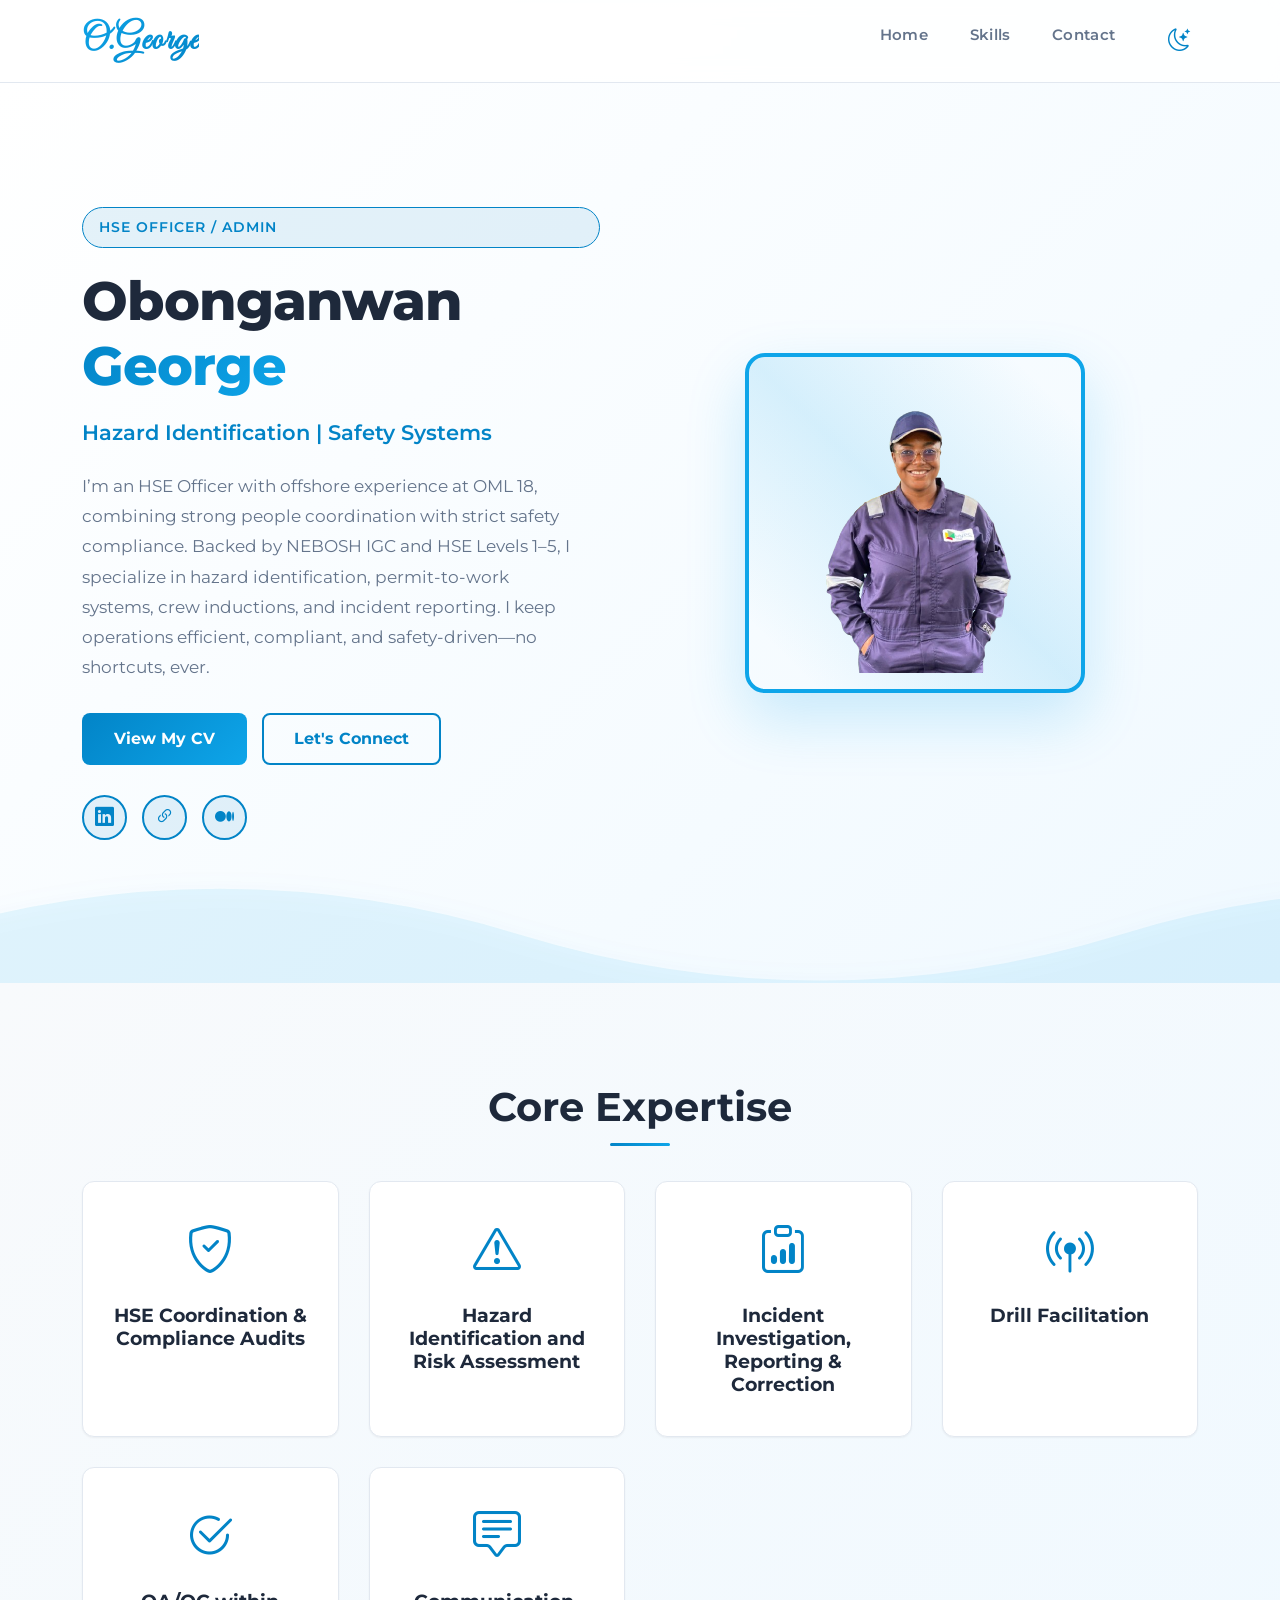
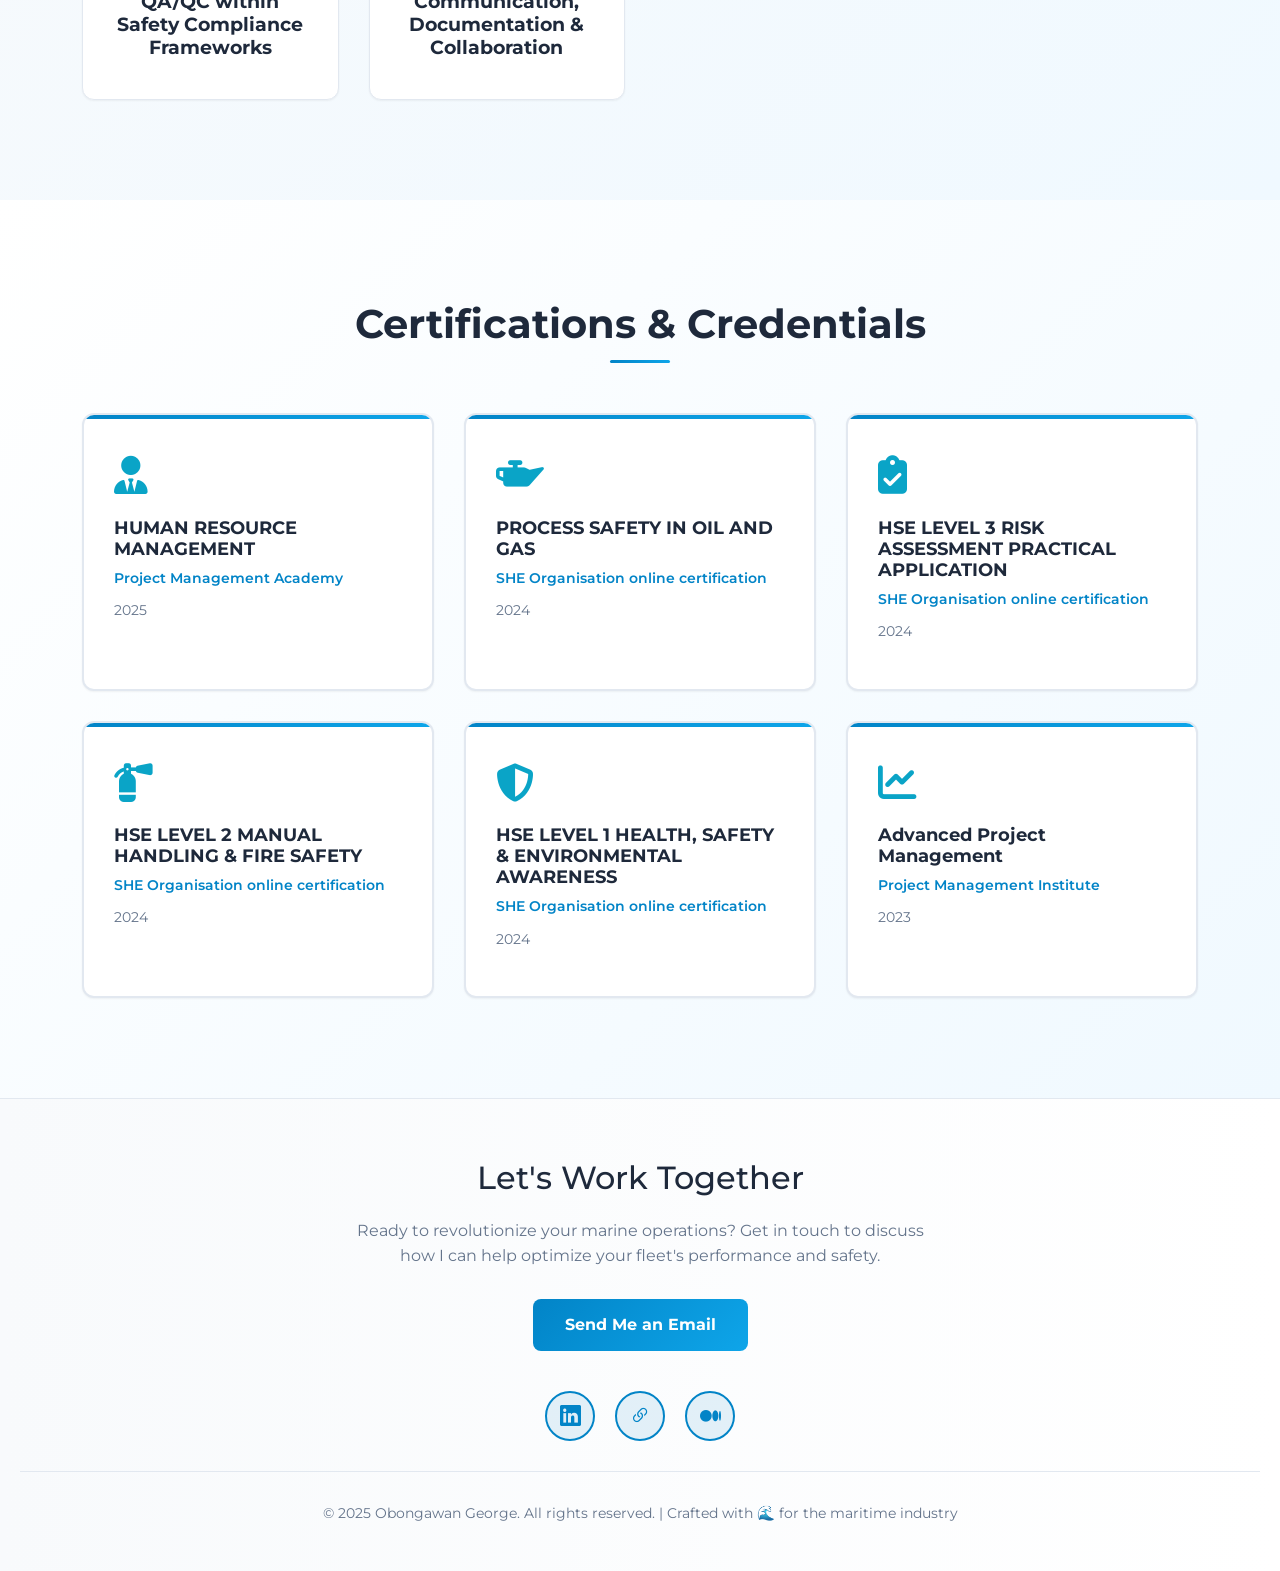
<file: index.html>
<!DOCTYPE html>
<html lang="en">
<head>
  <meta charset="UTF-8" />
  <meta name="viewport" content="width=device-width, initial-scale=1.0" />
  <title>Obonganwan George - HSE Officer</title>

  <!-- Bootstrap CSS -->
  <link href="https://cdn.jsdelivr.net/npm/bootstrap@5.3.2/dist/css/bootstrap.min.css" rel="stylesheet">
  <!-- Bootstrap Icons -->
  <link rel="stylesheet" href="https://cdn.jsdelivr.net/npm/bootstrap-icons@1.11.3/font/bootstrap-icons.css">
  <!-- Google Fonts -->
  <link href="https://fonts.googleapis.com/css2?family=Montserrat:wght@400;600;700;800&family=Great+Vibes&display=swap" rel="stylesheet">
  <!-- AOS Animation Library -->
  <link href="https://unpkg.com/aos@2.3.1/dist/aos.css" rel="stylesheet">
  <link rel="stylesheet" href="https://cdnjs.cloudflare.com/ajax/libs/font-awesome/6.5.0/css/all.min.css">
  <!-- External CSS -->
  <link rel="stylesheet" href="styles.css">
  <!-- Favicon -->
  <link rel="icon" type="image/svg+xml" href="data:image/svg+xml,<svg xmlns='http://www.w3.org/2000/svg' viewBox='0 0 100 100'><text y='75' font-size='75'>👔</text></svg>">
</head>
<body>

  <!-- ===== NAVBAR ===== -->
  <nav class="navbar navbar-expand-lg navbar-dark">
    <div class="container">
      <a class="navbar-brand" href="#">O.George</a>
      <div class="navbar-controls">
        <button class="dark-mode-toggle dark-mode-toggle-mobile" id="darkModeToggle" aria-label="Toggle dark mode" title="Toggle dark mode">
          <i class="bi bi-moon-stars"></i>
        </button>
        <button class="navbar-toggler" type="button" data-bs-toggle="collapse" data-bs-target="#navbarNav" aria-controls="navbarNav" aria-expanded="false" aria-label="Toggle navigation">
          <span class="navbar-toggler-icon">
            <span></span>
          </span>
        </button>
      </div>
      <div class="collapse navbar-collapse justify-content-end" id="navbarNav">
        <ul class="navbar-nav">
          <li class="nav-item"><a class="nav-link" href="#home">Home</a></li>
          <!-- <li class="nav-item"><a class="nav-link" href="#projects">Projects</a></li> -->
          <li class="nav-item"><a class="nav-link" href="#skills">Skills</a></li>
          <li class="nav-item"><a class="nav-link" href="#contact">Contact</a></li>
          <li class="nav-item dark-mode-item">
            <button class="dark-mode-toggle dark-mode-toggle-desktop" id="darkModeToggleDesktop" aria-label="Toggle dark mode" title="Toggle dark mode">
              <i class="bi bi-moon-stars"></i>
            </button>
          </li>
        </ul>
      </div>
    </div>
  </nav>

  <!-- ===== HERO SECTION ===== -->
  <section class="hero" id="home">
    <div class="container">
      <div class="row align-items-center">
        <div class="col-lg-6 hero-content">
          <div class="badge-title">HSE Officer / ADMIN</div>
          <h1>Obonganwan <span class="gradient-text">George</span></h1>
          <p class="subtitle">Hazard Identification | Safety Systems</p>
          <p>
I’m an HSE Officer with offshore experience at OML 18, combining strong people coordination with strict safety compliance. Backed by NEBOSH IGC and HSE Levels 1–5, I specialize in hazard identification, permit-to-work systems, crew inductions, and incident reporting. I keep operations efficient, compliant, and safety-driven—no shortcuts, ever.          </p>
          <div class="hero-cta">
            
            <a href="https://drive.google.com/file/d/1EaAeYnfS1xr7lQEX9FHF7ZfFlEqh-Kx4/view?usp=drive_link" class="btn btn-primary-hero">View My CV</a>
            <a href="mailto:uduakabasigeorge22@gmail.com" class="btn btn-secondary-hero">Let's Connect</a>
          </div>
          <div class="social-links">
            <a href="https://www.linkedin.com/in/obonganwan-george-102034197?utm_source=share_via&utm_content=profile&utm_medium=member_ios" target="_blank" aria-label="LinkedIn"><i class="bi bi-linkedin"></i></a>
            <a href="https://linktr.ee/Obonganwan_" target="_blank" aria-label="Linktree"><i class="bi bi-link-45deg"></i></a>
            <a href="https://medium.com/@georgeobonganwan" target="_blank" aria-label="Medium"><i class="bi bi-medium"></i></a>
          </div>
        </div>
        <div class="col-lg-6 hero-img-wrapper">
          <div class="hero-img-box">
            <img src="/IMG-20251113-WA0017-removebg-preview.png" alt="Obongawan George - Marine Engineer">
          </div>
        </div>
      </div>
    </div>
  </section>

  <!-- ===== STATS SECTION ===== -->
  <!-- <section class="stats">
    <div class="container">
      <div class="row">
        <div class="col-md-3" data-aos="fade-up" data-aos-delay="0">
          <div class="stat-item">
            <div class="stat-number">10+</div>
            <div class="stat-label">Years Experience</div>
          </div>
        </div>
        <div class="col-md-3" data-aos="fade-up" data-aos-delay="100">
          <div class="stat-item">
            <div class="stat-number">50+</div>
            <div class="stat-label">Vessels Managed</div>
          </div>
        </div>
        <div class="col-md-3" data-aos="fade-up" data-aos-delay="200">
          <div class="stat-item">
            <div class="stat-number">30+</div>
            <div class="stat-label">Projects Completed</div>
          </div>
        </div>
        <div class="col-md-3" data-aos="fade-up" data-aos-delay="300">
          <div class="stat-item">
            <div class="stat-number">100%</div>
            <div class="stat-label">Safety Record</div>
          </div>
        </div>
      </div>
    </div>
  </section>

 ===== FEATURED PROJECTS ===== -->
  <!-- <section class="projects" id="projects">
    <div class="container">
      <h2 class="section-title" data-aos="fade-up">Featured Projects</h2>
      <div class="project-grid">
        <div class="project-card" data-aos="fade-up" data-aos-delay="0">
          <div class="project-image">⚙️</div>
          <div class="project-content">
            <h3 class="project-title">Engine Optimization System</h3>
            <p class="project-description">Developed an advanced propulsion system that increased fuel efficiency by 25% across a fleet of 20 cargo vessels.</p>
            <div class="project-tech">
              <span class="tech-tag">Propulsion</span>
              <span class="tech-tag">Efficiency</span>
            </div>
            <a href="#" class="project-link">Learn More</a>
          </div>
        </div>

        <div class="project-card" data-aos="fade-up" data-aos-delay="100">
          <div class="project-image">🛡️</div>
          <div class="project-content">
            <h3 class="project-title">Safety Management Platform</h3>
            <p class="project-description">Implemented a comprehensive safety monitoring system reducing incidents by 40% and ensuring 100% compliance with maritime regulations.</p>
            <div class="project-tech">
              <span class="tech-tag">Safety</span>
              <span class="tech-tag">Compliance</span>
            </div>
            <a href="#" class="project-link">Learn More</a>
          </div>
        </div>

        <div class="project-card" data-aos="fade-up" data-aos-delay="200">
          <div class="project-image">🌊</div>
          <div class="project-content">
            <h3 class="project-title">Sustainable Marine Solutions</h3>
            <p class="project-description">Engineered eco-friendly maritime technologies reducing carbon footprint by 35% for international shipping companies.</p>
            <div class="project-tech">
              <span class="tech-tag">Sustainability</span>
              <span class="tech-tag">Green Tech</span>
            </div>
            <a href="#" class="project-link">Learn More</a>
          </div>
        </div>
      </div>
    </div>
  </section> --> 

 <!-- ===== SKILLS SECTION ===== -->
<section class="skills" id="skills">
  <div class="container">
    <h2 class="section-title" data-aos="fade-up">Core Expertise</h2>
    <div class="skills-grid">

      <div class="skill-card" data-aos="fade-up" data-aos-delay="0">
        <div class="skill-icon">
          <i class="bi bi-shield-check"></i>
        </div>
        <h3 class="skill-name">HSE Coordination & Compliance Audits</h3>
      </div>

      <div class="skill-card" data-aos="fade-up" data-aos-delay="100">
        <div class="skill-icon">
          <i class="bi bi-exclamation-triangle"></i>
        </div>
        <h3 class="skill-name">Hazard Identification and Risk Assessment</h3>
      </div>

      <div class="skill-card" data-aos="fade-up" data-aos-delay="200">
        <div class="skill-icon">
          <i class="bi bi-clipboard-data"></i>
        </div>
        <h3 class="skill-name">Incident Investigation, Reporting & Correction</h3>
      </div>

      <div class="skill-card" data-aos="fade-up" data-aos-delay="300">
        <div class="skill-icon">
          <i class="bi bi-broadcast-pin"></i>
        </div>
        <h3 class="skill-name">Drill Facilitation</h3>
      </div>

      <div class="skill-card" data-aos="fade-up" data-aos-delay="400">
        <div class="skill-icon">
          <i class="bi bi-check2-circle"></i>
        </div>
        <h3 class="skill-name">QA/QC within Safety Compliance Frameworks</h3>
      </div>

      <div class="skill-card" data-aos="fade-up" data-aos-delay="500">
        <div class="skill-icon">
          <i class="bi bi-chat-square-text"></i>
        </div>
        <h3 class="skill-name">Communication, Documentation & Collaboration</h3>
      </div>

    </div>
  </div>
</section>

  <section class="certifications" id="certifications">
  <div class="container">
    <h2 class="certifications-title" data-aos="fade-up">Certifications & Credentials</h2>

    <div class="certifications-grid">

      <div class="certification-card" data-aos="fade-up" data-aos-delay="0">
        <div class="cert-icon"><i class="fa-solid fa-user-tie"></i></div>
        <h3 class="cert-name">HUMAN RESOURCE MANAGEMENT</h3>
        <p class="cert-issuer">Project Management Academy</p>
        <p class="cert-year">2025</p>
      </div>

      <div class="certification-card" data-aos="fade-up" data-aos-delay="100">
        <div class="cert-icon"><i class="fa-solid fa-oil-can"></i></div>
        <h3 class="cert-name">PROCESS SAFETY IN OIL AND GAS</h3>
        <p class="cert-issuer">SHE Organisation online certification</p>
        <p class="cert-year">2024</p>
      </div>

      <div class="certification-card" data-aos="fade-up" data-aos-delay="200">
        <div class="cert-icon"><i class="fa-solid fa-clipboard-check"></i></div>
        <h3 class="cert-name">HSE LEVEL 3 RISK ASSESSMENT PRACTICAL APPLICATION</h3>
        <p class="cert-issuer">SHE Organisation online certification</p>
        <p class="cert-year">2024</p>
      </div>

      <div class="certification-card" data-aos="fade-up" data-aos-delay="300">
        <div class="cert-icon"><i class="fa-solid fa-fire-extinguisher"></i></div>
        <h3 class="cert-name">HSE LEVEL 2 MANUAL HANDLING & FIRE SAFETY</h3>
        <p class="cert-issuer">SHE Organisation online certification</p>
        <p class="cert-year">2024</p>
      </div>

      <div class="certification-card" data-aos="fade-up" data-aos-delay="400">
        <div class="cert-icon"><i class="fa-solid fa-shield-halved"></i></div>
        <h3 class="cert-name">HSE LEVEL 1 HEALTH, SAFETY & ENVIRONMENTAL AWARENESS</h3>
        <p class="cert-issuer">SHE Organisation online certification</p>
        <p class="cert-year">2024</p>
      </div>

      <div class="certification-card" data-aos="fade-up" data-aos-delay="500">
        <div class="cert-icon"><i class="fa-solid fa-chart-line"></i></div>
        <h3 class="cert-name">Advanced Project Management</h3>
        <p class="cert-issuer">Project Management Institute</p>
        <p class="cert-year">2023</p>
      </div>

    </div>
  </div>
</section>


  <!-- ===== FOOTER ===== -->
  <footer id="contact">
    <div class="footer-content">
      <h2 style="font-size: 2rem; margin-bottom: 20px;">Let's Work Together</h2>
      <p>Ready to revolutionize your marine operations? Get in touch to discuss how I can help optimize your fleet's performance and safety.</p>
      <div class="footer-cta">
        <a href="mailto:uduakabasigeorge22@gmail.com" class="btn btn-primary-hero">Send Me an Email</a>
      </div>
    </div>
    <div class="footer-social">
      <a href="https://www.linkedin.com/in/obonganwan-george-102034197?utm_source=share_via&utm_content=profile&utm_medium=member_ios" target="_blank" aria-label="LinkedIn"><i class="bi bi-linkedin"></i></a>
      <a href="https://linktr.ee/Obonganwan_" target="_blank" aria-label="Linktree"><i class="bi bi-link-45deg"></i></a>
     <a href="https://medium.com/@georgeobonganwan" target="_blank" aria-label="Medium"><i class="bi bi-medium"></i></a>
    </div>
    <div class="footer-bottom">
      <p>© 2025 Obongawan George. All rights reserved. | Crafted with 🌊 for the maritime industry</p>
    </div>
  </footer>

  <!-- Bootstrap JS -->
  <script src="https://cdn.jsdelivr.net/npm/bootstrap@5.3.2/dist/js/bootstrap.bundle.min.js"></script>
  <!-- AOS Animation Library -->
  <script src="https://unpkg.com/aos@2.3.1/dist/aos.js"></script>

  <script>
    // Initialize AOS
    AOS.init({
      duration: 800,
      easing: 'ease-in-out',
      once: true,
      offset: 100
    });

    // Sticky navbar scroll effect
    window.addEventListener('scroll', function() {
      const navbar = document.querySelector('.navbar');
      if (window.scrollY > 50) {
        navbar.classList.add('scrolled');
      } else {
        navbar.classList.remove('scrolled');
      }
    });

    // Smooth scroll for navbar links
    document.querySelectorAll('.navbar-nav a').forEach(link => {
      link.addEventListener('click', function(e) {
        const collapse = document.querySelector('.navbar-collapse');
        if (collapse && collapse.classList.contains('show')) {
          document.querySelector('.navbar-toggler').click();
        }
      });
    });

    // Dark Mode Toggle
    const darkModeToggleMobile = document.getElementById('darkModeToggle');
    const darkModeToggleDesktop = document.getElementById('darkModeToggleDesktop');
    const body = document.body;

    // Check if user has a saved preference
    if (localStorage.getItem('darkMode') === 'enabled') {
      body.classList.add('dark-mode');
      updateDarkModeIcon();
    }

    // Mobile button click handler
    darkModeToggleMobile.addEventListener('click', function() {
      body.classList.toggle('dark-mode');
      
      // Save preference
      if (body.classList.contains('dark-mode')) {
        localStorage.setItem('darkMode', 'enabled');
      } else {
        localStorage.setItem('darkMode', 'disabled');
      }
      
      updateDarkModeIcon();
    });

    // Desktop button click handler
    darkModeToggleDesktop.addEventListener('click', function() {
      body.classList.toggle('dark-mode');
      
      // Save preference
      if (body.classList.contains('dark-mode')) {
        localStorage.setItem('darkMode', 'enabled');
      } else {
        localStorage.setItem('darkMode', 'disabled');
      }
      
      updateDarkModeIcon();
    });

    function updateDarkModeIcon() {
      const iconMobile = darkModeToggleMobile.querySelector('i');
      const iconDesktop = darkModeToggleDesktop.querySelector('i');
      
      if (body.classList.contains('dark-mode')) {
        iconMobile.className = 'bi bi-sun';
        iconDesktop.className = 'bi bi-sun';
        darkModeToggleMobile.title = 'Switch to light mode';
        darkModeToggleDesktop.title = 'Switch to light mode';
      } else {
        iconMobile.className = 'bi bi-moon-stars';
        iconDesktop.className = 'bi bi-moon-stars';
        darkModeToggleMobile.title = 'Switch to dark mode';
        darkModeToggleDesktop.title = 'Switch to dark mode';
      }
    }
  </script>
</body>
</html>
</file>
<file: styles.css>
:root {
  --color-primary: #0284c7;
  --color-secondary: #0ea5e9;
  --color-dark: #0f172a;
  --color-light: #f8fafc;
  --color-text: #1e293b;
  --color-muted: #64748b;
  --color-border: #e2e8f0;
  --color-wave: #0ea5e9;
  --transition: all 0.4s cubic-bezier(0.4, 0, 0.2, 1);
  --shadow-sm: 0 1px 2px 0 rgba(0, 0, 0, 0.05);
  --shadow-md: 0 4px 12px rgba(2, 132, 199, 0.08);
  --shadow-lg: 0 20px 50px rgba(2, 132, 199, 0.15);
}

* {
  margin: 0;
  padding: 0;
  box-sizing: border-box;
}

html {
  scroll-behavior: smooth;
}

body {
  font-family: 'Montserrat', sans-serif;
  background: linear-gradient(135deg, #ffffff 0%, #f0f9ff 100%);
  color: var(--color-text);
  line-height: 1.6;
  overflow-x: hidden;
  transition: background 0.4s ease, color 0.4s ease;
}

/* Dark Mode Styles - Entire Page */
body.dark-mode {
  background: linear-gradient(135deg, #001f3f 0%, #003d5c 50%, #0a2a4a 100%);
  color: #f0f9ff;
}

body.dark-mode * {
  transition: background-color 0.4s ease, color 0.4s ease, border-color 0.4s ease;
}

body.dark-mode h1,
body.dark-mode h2,
body.dark-mode h3,
body.dark-mode h4,
body.dark-mode h5,
body.dark-mode h6 {
  color: #0ea5e9;
}

body.dark-mode p,
body.dark-mode a {
  color: #cbd5e1;
}

body.dark-mode a {
  color: #0ea5e9;
}

body.dark-mode a:hover {
  color: #38bdf8;
}

/* ===== NAVBAR ===== */
nav {
  position: sticky;
  top: 0;
  z-index: 1000;
  backdrop-filter: blur(10px);
  background: rgba(255, 255, 255, 0.7);
  border-bottom: 1px solid var(--color-border);
  padding: 0.8rem 0;
  transition: var(--transition);
}

nav.scrolled {
  background: rgba(255, 255, 255, 0.95);
  box-shadow: var(--shadow-md);
  padding: 0.6rem 0;
}

.navbar-brand {
  font-family: 'Great Vibes', cursive;
  font-size: 2.2rem;
  font-weight: 700;
  background: linear-gradient(135deg, #0ea5e9 0%, #0284c7 100%);
  -webkit-background-clip: text;
  -webkit-text-fill-color: transparent;
  background-clip: text;
  transition: var(--transition);
  margin-right: 3rem;
  letter-spacing: 1px;
}

.navbar-brand:hover {
  background: linear-gradient(135deg, #0284c7 0%, #0ea5e9 100%);
  -webkit-background-clip: text;
  -webkit-text-fill-color: transparent;
  background-clip: text;
  transform: scale(1.05);
}

.nav-link {
  color: var(--color-muted) !important;
  font-weight: 600;
  position: relative;
  transition: color 0.3s ease;
  margin: 0 0.8rem;
  font-size: 0.95rem;
  letter-spacing: 0.3px;
}

.nav-link::after {
  content: '';
  position: absolute;
  bottom: -8px;
  left: 0;
  width: 0;
  height: 2px;
  background: var(--color-primary);
  transition: width 0.3s ease;
}

.nav-link:hover::after,
.nav-link.active::after {
  width: 100%;
}

.nav-link:hover {
  color: var(--color-primary) !important;
}

/* Custom Mobile Toggle */
.navbar-toggler {
  border: none;
  padding: 0.5rem;
  position: relative;
  width: 50px;
  height: 50px;
}

.navbar-toggler:focus {
  box-shadow: 0 0 15px rgba(2, 132, 199, 0.2);
}

.navbar-toggler-icon {
  display: block;
  position: relative;
  width: 28px;
  height: 20px;
  background: transparent;
}

.navbar-toggler-icon::before,
.navbar-toggler-icon::after {
  content: '';
  position: absolute;
  width: 100%;
  height: 2.5px;
  background: var(--color-primary);
  border-radius: 2px;
  transition: all 0.4s cubic-bezier(0.68, -0.55, 0.27, 1.55);
  left: 0;
}

.navbar-toggler-icon::before {
  top: 0;
}

.navbar-toggler-icon::after {
  bottom: 0;
}

.navbar-toggler-icon span {
  display: block;
  position: absolute;
  width: 100%;
  height: 2.5px;
  background: var(--color-primary);
  border-radius: 2px;
  top: 50%;
  transform: translateY(-50%);
  transition: all 0.4s cubic-bezier(0.68, -0.55, 0.27, 1.55);
  left: 0;
}

.navbar-toggler[aria-expanded="true"] .navbar-toggler-icon::before {
  transform: rotate(45deg) translateY(10px);
  width: 85%;
}

.navbar-toggler[aria-expanded="true"] .navbar-toggler-icon::after {
  transform: rotate(-45deg) translateY(-10px);
  width: 85%;
}

.navbar-toggler[aria-expanded="true"] .navbar-toggler-icon span {
  opacity: 0;
  transform: rotate(180deg) translateY(-50%);
}

/* Dark Mode Toggle Button */
.dark-mode-toggle {
  background: none;
  border: none;
  cursor: pointer;
  color: var(--color-primary);
  font-size: 1.4rem;
  transition: all 0.3s ease;
  display: flex;
  align-items: center;
  justify-content: center;
  padding: 0.5rem;
}

.dark-mode-toggle:hover {
  transform: scale(1.2);
  color: var(--color-secondary);
}

/* Desktop Version - Inside nav */
.dark-mode-toggle-desktop {
  margin-left: 1.5rem;
  font-size: 1.4rem;
}

/* Mobile Version - In controls */
.dark-mode-toggle-mobile {
  margin-left: 0;
  display: flex;
}

.dark-mode-item {
  display: none;
}

/* Navbar Controls Container */
.navbar-controls {
  display: flex;
  align-items: center;
  gap: 0.5rem;
}

@media (max-width: 991px) {
  .dark-mode-toggle-desktop {
    display: none;
  }

  .dark-mode-toggle-mobile {
    display: flex;
    font-size: 1.3rem;
  }

  .dark-mode-item {
    display: none;
  }

  .navbar-controls {
    gap: 0.75rem;
  }
}

@media (min-width: 992px) {
  .dark-mode-toggle-mobile {
    display: none;
  }

  .dark-mode-toggle-desktop {
    display: flex;
  }

  .dark-mode-item {
    display: list-item;
  }

  .navbar-controls {
    gap: 0.5rem;
  }
}

body.dark-mode .dark-mode-toggle {
  color: #0ea5e9;
}

body.dark-mode .dark-mode-toggle:hover {
  color: #38bdf8;
  transform: scale(1.2) rotate(20deg);
}

/* Dark Mode - Navbar */
body.dark-mode nav {
  background: rgba(15, 23, 42, 0.9);
  border-bottom-color: rgba(14, 165, 233, 0.3);
}

body.dark-mode nav.scrolled {
  background: rgba(15, 23, 42, 0.98);
  box-shadow: 0 4px 12px rgba(14, 165, 233, 0.2);
}

body.dark-mode .nav-link {
  color: #cbd5e1 !important;
}

body.dark-mode .nav-link:hover {
  color: #0ea5e9 !important;
}

body.dark-mode .navbar-toggler-icon::before,
body.dark-mode .navbar-toggler-icon::after,
body.dark-mode .navbar-toggler-icon span {
  background: #0ea5e9;
}

/* Dark Mode - All Cards */
body.dark-mode .skill-card,
body.dark-mode .certification-card,
body.dark-mode .project-card,
body.dark-mode .stat-card {
  background: rgba(15, 23, 42, 0.8);
  border-color: rgba(14, 165, 233, 0.3);
  color: #f0f9ff;
}

body.dark-mode .skill-card:hover,
body.dark-mode .certification-card:hover,
body.dark-mode .project-card:hover,
body.dark-mode .stat-card:hover {
  border-color: #0ea5e9;
  background: rgba(14, 165, 233, 0.15);
}

body.dark-mode .skill-name,
body.dark-mode .cert-name,
body.dark-mode .stat-number {
  color: #ffffff;
}

body.dark-mode .section-title,
body.dark-mode .certifications-title {
  color: #ffffff;
}

body.dark-mode .skill-level,
body.dark-mode .cert-issuer,
body.dark-mode .cert-year,
body.dark-mode .stat-label {
  color: #cbd5e1;
}

/* Dark Mode - Sections */
body.dark-mode .section {
  background-color: transparent;
}

body.dark-mode .projects {
  background: linear-gradient(135deg, rgba(0, 31, 63, 0.5) 0%, rgba(10, 42, 74, 0.5) 100%);
}

body.dark-mode .skills {
  background: linear-gradient(135deg, rgba(0, 31, 63, 0.5) 0%, rgba(10, 42, 74, 0.5) 100%);
}

body.dark-mode .certifications {
  background: linear-gradient(135deg, rgba(0, 31, 63, 0.5) 0%, rgba(10, 42, 74, 0.5) 100%);
}

body.dark-mode .stats {
  background: linear-gradient(135deg, rgba(0, 31, 63, 0.7) 0%, rgba(10, 42, 74, 0.7) 100%);
}

body.dark-mode .hero {
  background: linear-gradient(135deg, rgba(0, 31, 63, 0.3) 0%, rgba(10, 42, 74, 0.3) 100%);
}

/* Dark Mode - Footer */
body.dark-mode footer {
  background: linear-gradient(90deg, rgba(15, 23, 42, 0.95) 0%, rgba(10, 42, 74, 0.95) 100%);
  border-top-color: rgba(14, 165, 233, 0.2);
}

body.dark-mode footer h2 {
  color: #0ea5e9;
}

body.dark-mode .footer-social a {
  color: #0ea5e9;
}

body.dark-mode .footer-social a:hover {
  color: #38bdf8;
}

/* Dark Mode - Hero Section */
body.dark-mode .hero-content h1 {
  color: #f0f9ff;
}

body.dark-mode .gradient-text {
  color: #0ea5e9;
}

body.dark-mode .hero-content p,
body.dark-mode .subtitle {
  color: #cbd5e1;
}

body.dark-mode .badge-title {
  color: #0ea5e9;
}

body.dark-mode .social-links a {
  border-color: rgba(14, 165, 233, 0.5);
  background: rgba(14, 165, 233, 0.1);
  color: #0ea5e9;
}

body.dark-mode .social-links a:hover {
  background: #0ea5e9;
  color: #001f3f;
  border-color: #0ea5e9;
}

/* Dark Mode - Buttons */
body.dark-mode .btn-primary-hero {
  background: #0ea5e9;
  color: #001f3f;
  border-color: #0ea5e9;
}

body.dark-mode .btn-primary-hero:hover {
  background: #38bdf8;
  border-color: #38bdf8;
}

body.dark-mode .btn-secondary-hero {
  color: #0ea5e9;
  border-color: #0ea5e9;
  background: transparent;
}

body.dark-mode .btn-secondary-hero:hover {
  background: rgba(14, 165, 233, 0.1);
  border-color: #38bdf8;
  color: #38bdf8;
}

/* Dark Mode - Input/Form Elements */
body.dark-mode input,
body.dark-mode textarea {
  background: rgba(15, 23, 42, 0.8);
  color: #f0f9ff;
  border-color: rgba(14, 165, 233, 0.3);
}

body.dark-mode input:focus,
body.dark-mode textarea:focus {
  border-color: #0ea5e9;
  background: rgba(15, 23, 42, 0.95);
}

/* ===== ABOUT SECTION ===== */
.section {
  padding: 100px 20px;
  max-width: 1200px;
  margin: 0 auto;
}

.section-title {
  font-size: 2.5rem;
  font-weight: 700;
  margin-bottom: 3rem;
  text-align: center;
  position: relative;
  color: var(--color-text);
}

.section-title::after {
  content: '';
  position: absolute;
  bottom: -15px;
  left: 50%;
  transform: translateX(-50%);
  width: 60px;
  height: 3px;
  background: linear-gradient(90deg, var(--color-primary), var(--color-secondary));
  border-radius: 2px;
}

.about-grid {
  display: grid;
  grid-template-columns: 1fr 1fr;
  gap: 3rem;
  align-items: start;
  margin-top: 3rem;
}

.about-text h2 {
  font-size: 1.8rem;
  font-weight: 700;
  margin-bottom: 1rem;
  color: var(--color-primary);
}

.about-text p {
  font-size: 1.05rem;
  line-height: 1.8;
  color: var(--color-muted);
  margin-bottom: 1.5rem;
}

.skills-showcase {
  display: grid;
  grid-template-columns: repeat(2, 1fr);
  gap: 1.5rem;
}

.skill-item {
  background: white;
  padding: 1.5rem;
  border-radius: 12px;
  border-left: 4px solid var(--color-primary);
  transition: var(--transition);
  box-shadow: var(--shadow-sm);
}

.skill-item:hover {
  transform: translateX(8px);
  box-shadow: var(--shadow-md);
}

.skill-item h3 {
  color: var(--color-primary);
  font-size: 1.1rem;
  margin-bottom: 0.5rem;
}

.skill-item p {
  font-size: 0.95rem;
  color: var(--color-muted);
}

@media (max-width: 991px) {
  .about-grid {
    grid-template-columns: 1fr;
    gap: 2rem;
  }

  .skills-showcase {
    grid-template-columns: 1fr;
  }
}

/* ===== HERO SECTION ===== */
.hero {
  min-height: 100vh;
  display: flex;
  align-items: center;
  justify-content: center;
  background: linear-gradient(135deg, #ffffff 0%, #f0f9ff 100%);
  position: relative;
  overflow: hidden;
  padding: 60px 20px 80px;
}

/* Wave animations - bottom */
.hero::after {
  content: '';
  position: absolute;
  bottom: -80px;
  left: -100%;
  width: 400%;
  height: 220px;
  background: url('data:image/svg+xml,<svg xmlns="http://www.w3.org/2000/svg" viewBox="0 0 1200 120" preserveAspectRatio="none"><defs><pattern id="wave2" x="0" y="0" width="1200" height="120" patternUnits="userSpaceOnUse"><path d="M0,50 Q300,0 600,50 T1200,50 L1200,120 L0,120 Z" fill="%230ea5e9" opacity="0.15"/></pattern></defs><rect width="1200" height="120" fill="url(%23wave2)"/></svg>');
  background-repeat: repeat-x;
  background-size: 1200px 100%;
  animation: wave 18s linear infinite reverse;
  opacity: 0.6;
  z-index: 1;
}

@keyframes wave {
  0% { transform: translateX(0); }
  100% { transform: translateX(1200px); }
}

.hero::before,
.hero::after {
  filter: drop-shadow(0 0 15px rgba(14, 165, 233, 0.3));
}

/* Shimmer effect for sea */
@keyframes shimmer {
  0%, 100% { opacity: 0.6; }
  50% { opacity: 0.9; }
}

.hero .container {
  position: relative;
  z-index: 2;
}

.hero .row {
  display: flex;
  align-items: center;
  width: 100%;
  gap: 2rem;
}

/* Shimmering water effect */
.hero-water-shimmer {
  position: absolute;
  top: 0;
  left: 0;
  width: 100%;
  height: 100%;
  pointer-events: none;
  z-index: 0;
  background: radial-gradient(ellipse at 20% 50%, rgba(14, 165, 233, 0.1) 0%, transparent 50%),
              radial-gradient(ellipse at 80% 80%, rgba(14, 165, 233, 0.08) 0%, transparent 50%);
  animation: shimmer 4s ease-in-out infinite;
}

@media (min-width: 992px) {
  .hero .col-lg-6 {
    display: flex;
    flex-direction: column;
    justify-content: center;
    flex: 1;
  }
}

.hero-content {
  position: relative;
  z-index: 3;
}

.hero-content h1 {
  font-size: clamp(2.2rem, 8vw, 3.4rem);
  font-weight: 800;
  margin-bottom: 15px;
  color: var(--color-text);
  letter-spacing: -1px;
  line-height: 1.2;
  animation: fadeInUp 0.8s ease-out;
}

@keyframes fadeInUp {
  from {
    opacity: 0;
    transform: translateY(30px);
  }
  to {
    opacity: 1;
    transform: translateY(0);
  }
}

.hero-content .badge-title {
  display: inline-block;
  background: rgba(2, 132, 199, 0.1);
  border: 1px solid var(--color-primary);
  color: var(--color-primary);
  padding: 8px 16px;
  border-radius: 25px;
  font-size: 0.9rem;
  font-weight: 600;
  margin-bottom: 20px;
  animation: fadeInUp 0.8s ease-out 0.1s backwards;
  text-transform: uppercase;
  letter-spacing: 1px;
}

.hero-content .subtitle {
  font-size: clamp(1rem, 3vw, 1.3rem);
  color: var(--color-primary);
  font-weight: 600;
  margin-bottom: 20px;
  animation: fadeInUp 0.8s ease-out 0.2s backwards;
}

.hero-content p {
  font-size: 1.05rem;
  line-height: 1.8;
  color: var(--color-muted);
  max-width: 500px;
  margin-bottom: 30px;
  animation: fadeInUp 0.8s ease-out 0.3s backwards;
}

.hero-cta {
  display: flex;
  gap: 15px;
  flex-wrap: wrap;
  animation: fadeInUp 0.8s ease-out 0.4s backwards;
}

.btn-primary-hero {
  background: linear-gradient(135deg, var(--color-primary), var(--color-secondary));
  color: white;
  border: none;
  padding: 14px 32px;
  border-radius: 8px;
  font-weight: 700;
  transition: all 0.3s ease;
  position: relative;
  overflow: hidden;
}

.btn-primary-hero::before {
  content: '';
  position: absolute;
  top: 0;
  left: -100%;
  width: 100%;
  height: 100%;
  background: rgba(255, 255, 255, 0.2);
  transition: left 0.3s ease;
  z-index: -1;
}

.btn-primary-hero:hover::before {
  left: 100%;
}

.btn-primary-hero:hover {
  transform: translateY(-3px);
  box-shadow: 0 15px 40px rgba(2, 132, 199, 0.3);
  color: white;
}

.btn-secondary-hero {
  background: transparent;
  color: var(--color-primary);
  border: 2px solid var(--color-primary);
  padding: 12px 30px;
  border-radius: 8px;
  font-weight: 700;
  transition: all 0.3s ease;
}

.btn-secondary-hero:hover {
  background: var(--color-primary);
  color: white;
  transform: translateY(-3px);
  box-shadow: 0 15px 40px rgba(2, 132, 199, 0.2);
}

.social-links {
  display: flex;
  gap: 15px;
  animation: fadeInUp 0.8s ease-out 0.5s backwards;
  margin-top: 30px;
  justify-content: center;
}

.social-links a {
  display: inline-flex;
  align-items: center;
  justify-content: center;
  width: 45px;
  height: 45px;
  background: rgba(2, 132, 199, 0.1);
  border: 2px solid var(--color-primary);
  border-radius: 50%;
  color: var(--color-primary);
  transition: all 0.3s ease;
  font-size: 1.2rem;
}

.social-links a:hover {
  background: var(--color-primary);
  color: white;
  transform: translateY(-5px);
  box-shadow: 0 10px 25px rgba(2, 132, 199, 0.2);
}

@media (min-width: 992px) {
  .social-links {
    justify-content: flex-start;
  }
}

/* Hero Image */
.hero-img-wrapper {
  display: flex;
  align-items: center;
  justify-content: center;
  position: relative;
  height: 100%;
}

.hero-img-box {
  width: 340px;
  height: 340px;
  border-radius: 20px;
  overflow: hidden;
  border: 4px solid var(--color-wave);
  box-shadow: 0 25px 60px rgba(14, 165, 233, 0.2);
  display: flex;
  align-items: center;
  justify-content: center;
  position: relative;
  animation: float 3s ease-in-out infinite;
}

@keyframes float {
  0%, 100% { transform: translateY(0px); }
  50% { transform: translateY(-20px); }
}

.hero-img-box::before {
  content: '';
  position: absolute;
  top: -50%;
  left: -50%;
  width: 200%;
  height: 200%;
  background: linear-gradient(45deg, transparent 30%, rgba(14, 165, 233, 0.15) 50%, transparent 70%);
  animation: shine 3s infinite;
}

@keyframes shine {
  0% { transform: rotate(0deg); }
  100% { transform: rotate(360deg); }
}

.hero-img-box img {
  display: block;
  margin: auto;
  max-width: 90%;
  max-height: 90%;
  object-fit: contain;
  position: relative;
  z-index: 2;
}

@media (max-width: 991px) {
  .hero {
    padding: 100px 20px 60px;
  }

  .hero-img-wrapper {
    order: -1;
    height: auto;
    min-height: 380px;
    margin-bottom: 30px;
  }

  .hero-cta {
    justify-content: center;
  }

  .hero-content {
    text-align: center;
  }
}

/* ===== STATS SECTION ===== */
.stats {
  background: linear-gradient(90deg, #f8fafc 0%, #f0f9ff 100%);
  padding: 60px 20px;
  border-top: 1px solid var(--color-border);
  border-bottom: 1px solid var(--color-border);
}

.stat-item {
  text-align: center;
  padding: 20px;
}

.stat-number {
  font-size: 2.5rem;
  font-weight: 800;
  color: var(--color-primary);
  margin-bottom: 10px;
}

.stat-label {
  font-size: 1rem;
  color: var(--color-muted);
  font-weight: 600;
  text-transform: uppercase;
  letter-spacing: 1px;
}

/* ===== FEATURED PROJECTS ===== */
.projects {
  padding: 100px 20px;
  background: linear-gradient(135deg, #ffffff 0%, #f0f9ff 100%);
}

.featured-section-title {
  font-size: 3rem;
  font-weight: 800;
  margin-bottom: 50px;
  text-align: center;
  position: relative;
  padding-bottom: 20px;
  color: var(--color-text);
}

.featured-section-title::after {
  content: '';
  position: absolute;
  bottom: 0;
  left: 50%;
  transform: translateX(-50%);
  width: 100px;
  height: 4px;
  background: linear-gradient(90deg, var(--color-primary), transparent 100%);
}

.project-grid {
  display: grid;
  grid-template-columns: repeat(auto-fit, minmax(300px, 1fr));
  gap: 30px;
  margin-bottom: 50px;
}

.project-card {
  background: white;
  border-radius: 15px;
  overflow: hidden;
  border: 1px solid var(--color-border);
  transition: var(--transition);
  cursor: pointer;
  position: relative;
  height: 100%;
  box-shadow: var(--shadow-sm);
}

.project-card:hover {
  transform: translateY(-8px);
  border-color: var(--color-primary);
  box-shadow: var(--shadow-lg);
}

.project-image {
  position: relative;
  height: 200px;
  background: linear-gradient(135deg, var(--color-primary) 0%, var(--color-secondary) 100%);
  overflow: hidden;
  display: flex;
  align-items: center;
  justify-content: center;
  font-size: 3.5rem;
}

.project-image::after {
  content: '';
  position: absolute;
  top: 0;
  left: 0;
  width: 100%;
  height: 100%;
  background: linear-gradient(135deg, rgba(2, 132, 199, 0.1) 0%, transparent 100%);
  opacity: 0;
  transition: opacity 0.3s ease;
}

.project-card:hover .project-image::after {
  opacity: 1;
}

.project-content {
  padding: 25px;
}

.project-title {
  font-size: 1.4rem;
  font-weight: 700;
  color: var(--color-text);
  margin-bottom: 10px;
}

.project-description {
  font-size: 0.95rem;
  color: var(--color-muted);
  line-height: 1.6;
  margin-bottom: 15px;
}

.project-tech {
  display: flex;
  gap: 8px;
  flex-wrap: wrap;
  margin-bottom: 15px;
}

.tech-tag {
  background: rgba(2, 132, 199, 0.1);
  color: var(--color-primary);
  padding: 5px 12px;
  border-radius: 20px;
  font-size: 0.8rem;
  font-weight: 600;
  border: 1px solid var(--color-border);
}

.project-link {
  display: inline-block;
  color: var(--color-primary);
  text-decoration: none;
  font-weight: 600;
  transition: all 0.3s ease;
  position: relative;
}

.project-link::after {
  content: ' →';
  display: inline-block;
  transition: transform 0.3s ease;
}

.project-card:hover .project-link::after {
  transform: translateX(5px);
}

/* ===== SKILLS SECTION ===== */
.skills {
  background: linear-gradient(135deg, #f8fafc 0%, #f0f9ff 100%);
  padding: 100px 20px;
}

.skills-section-title {
  font-size: 2.5rem;
  font-weight: 700;
  margin-bottom: 3rem;
  text-align: center;
  position: relative;
  color: var(--color-text);
  padding-bottom: 15px;
}

.skills-section-title::after {
  content: '';
  position: absolute;
  bottom: 0;
  left: 50%;
  transform: translateX(-50%);
  width: 60px;
  height: 3px;
  background: linear-gradient(90deg, var(--color-primary), var(--color-secondary));
  border-radius: 2px;
}

.skills-grid {
  display: grid;
  grid-template-columns: repeat(auto-fit, minmax(250px, 1fr));
  gap: 30px;
  margin-top: 50px;
}

.skill-card {
  background: white;
  border: 1px solid var(--color-border);
  border-radius: 12px;
  padding: 30px;
  text-align: center;
  transition: var(--transition);
  cursor: pointer;
  box-shadow: var(--shadow-sm);
}

.skill-card:hover {
  border-color: var(--color-primary);
  background: rgba(2, 132, 199, 0.02);
  transform: translateY(-8px);
  box-shadow: var(--shadow-md);
}

.skill-icon {
  font-size: 3rem;
  margin-bottom: 15px;
  color: var(--color-primary);
  transition: transform 0.3s ease;
}

.skill-card:hover .skill-icon {
  transform: scale(1.15) rotate(10deg);
}

.skill-name {
  font-size: 1.2rem;
  font-weight: 700;
  color: var(--color-text);
  margin-bottom: 10px;
}

.skill-level {
  color: var(--color-muted);
  font-size: 0.9rem;
}

/* ===== CERTIFICATIONS SECTION ===== */
.certifications {
  background: linear-gradient(135deg, #ffffff 0%, #f0f9ff 100%);
  padding: 100px 20px;
}

.certifications-title {
  font-size: 2.5rem;
  font-weight: 700;
  margin-bottom: 3rem;
  text-align: center;
  position: relative;
  color: var(--color-text);
  padding-bottom: 15px;
}

.certifications-title::after {
  content: '';
  position: absolute;
  bottom: 0;
  left: 50%;
  transform: translateX(-50%);
  width: 60px;
  height: 3px;
  background: linear-gradient(90deg, var(--color-primary), var(--color-secondary));
  border-radius: 2px;
}

.certifications-grid {
  display: grid;
  grid-template-columns: repeat(auto-fit, minmax(280px, 1fr));
  gap: 30px;
  margin-top: 50px;
}

.certification-card {
  background: white;
  border: 2px solid var(--color-border);
  border-radius: 12px;
  padding: 30px;
  transition: var(--transition);
  box-shadow: var(--shadow-sm);
  position: relative;
  overflow: hidden;
}

.certification-card::before {
  content: '';
  position: absolute;
  top: 0;
  left: 0;
  width: 100%;
  height: 4px;
  background: linear-gradient(90deg, var(--color-primary), var(--color-secondary));
}

.certification-card:hover {
  border-color: var(--color-primary);
  transform: translateY(-8px);
  box-shadow: var(--shadow-md);
}

.cert-icon {
  font-size: 2.4rem;
  color: #0aa4c7;
  margin-bottom: 10px;
  transition: color 0.3s ease;
}

.certification-card:hover .cert-icon {
  color: #087fa1;
}

.cert-name {
  font-size: 1.1rem;
  font-weight: 700;
  color: var(--color-text);
  margin-bottom: 8px;
}

.cert-issuer {
  color: var(--color-primary);
  font-weight: 600;
  font-size: 0.9rem;
  margin-bottom: 10px;
}

.cert-year {
  color: var(--color-muted);
  font-size: 0.85rem;
}

/* ===== FOOTER ===== */
footer {
  background: linear-gradient(90deg, #f8fafc 0%, #ffffff 100%);
  border-top: 1px solid var(--color-border);
  padding: 60px 20px 30px;
  text-align: center;
  color: var(--color-muted);
}

.footer-content {
  max-width: 600px;
  margin: 0 auto 40px;
}

.footer-content h2 {
  color: var(--color-text);
}

.footer-content p {
  color: var(--color-muted);
}

.footer-cta {
  margin: 30px 0;
}

.footer-social {
  display: flex;
  justify-content: center;
  gap: 20px;
  margin: 30px 0;
}

.footer-social a {
  display: inline-flex;
  align-items: center;
  justify-content: center;
  width: 50px;
  height: 50px;
  background: rgba(2, 132, 199, 0.1);
  border: 2px solid var(--color-primary);
  border-radius: 50%;
  color: var(--color-primary);
  transition: all 0.3s ease;
  font-size: 1.3rem;
}

.footer-social a:hover {
  background: var(--color-primary);
  color: white;
  transform: translateY(-8px);
}

.footer-bottom {
  border-top: 1px solid var(--color-border);
  padding-top: 30px;
  font-size: 0.9rem;
}

/* ===== SCROLL ANIMATIONS ===== */
[data-aos] {
  opacity: 0;
}

[data-aos].aos-animate {
  opacity: 1;
}

/* ===== UTILITIES ===== */
.gradient-text {
  background: linear-gradient(135deg, var(--color-primary) 0%, var(--color-secondary) 100%);
  -webkit-background-clip: text;
  -webkit-text-fill-color: transparent;
  background-clip: text;
}

/* Smooth scrollbar */
::-webkit-scrollbar {
  width: 10px;
}

::-webkit-scrollbar-track {
  background: var(--color-light);
}

::-webkit-scrollbar-thumb {
  background: var(--color-primary);
  border-radius: 5px;
}

::-webkit-scrollbar-thumb:hover {
  background: var(--color-secondary);
}
</file>
